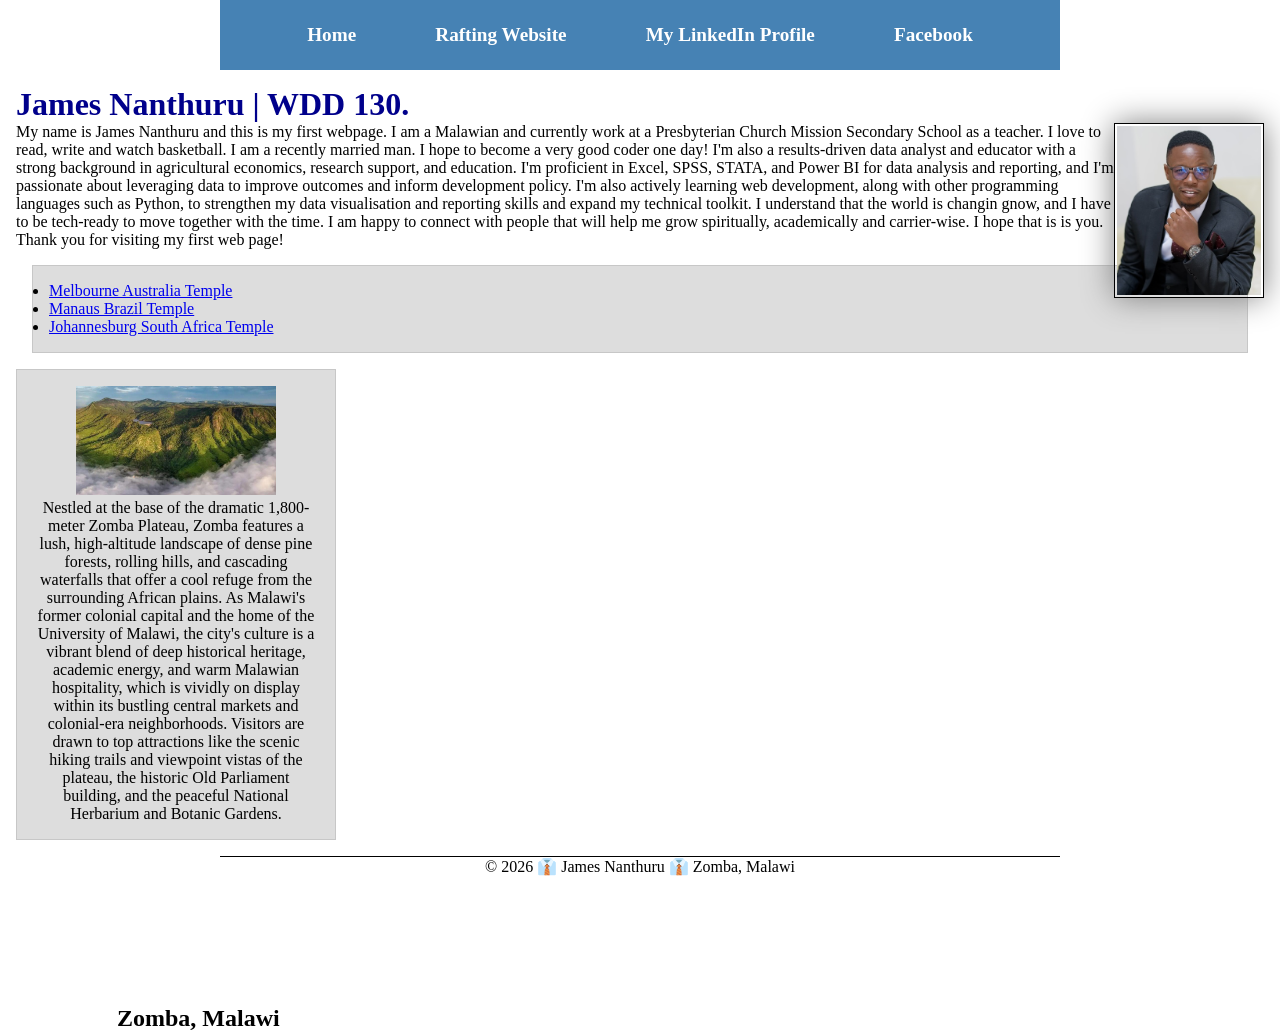
<file: index.html>
<!DOCTYPE html>
<html lang="en">

<head>
    <meta charset="UTF-8">
    <meta name="viewport" content="width=device-width, initial-scale=1.0">
    <title>James Nanthuru | WDD 130</title>
    <meta name="description"
      content="James Nanthuru's BYU-Pathway WDD130 homepage which carries knowledge on page modification using CSS.">
    <meta name="author" content="James Nanthuru">
    <link rel="stylesheet" href="styles/styles.css">
</head>

<body>
    <header>
        <nav>
            <a href="#">Home</a>
            <a href="wwr/">Rafting Website</a>
            <a href="https://www.linkedin.com/in/james-nanthuru-34a777254/">My LinkedIn Profile</a>
            <a href="https://facebook.com.">Facebook</a>
        </nav>
    </header>

    <main>
        <h1>James Nanthuru | WDD 130.</h1>
        <img src="images/profile.jpg" alt="James' profile picture." width="200">
        <p>My name is James Nanthuru and this is my first webpage. I am a Malawian and currently
            work at a Presbyterian Church Mission Secondary School as a teacher. I love to read,
            write and
            watch
            basketball. I am a recently married man. I hope to become a very good coder one day!

            I'm also a results-driven data analyst and educator with a strong background in
            agricultural
            economics,
            research support, and education. I'm proficient in Excel, SPSS, STATA, and Power BI for
            data
            analysis and reporting, and I'm passionate about leveraging data to improve outcomes and
            inform
            development policy.

            I'm also actively learning web development, along with other programming languages such
            as Python,
            to strengthen my data visualisation and reporting skills and expand my technical
            toolkit. I understand that the world is changin gnow, and I have to be tech-ready to
            move together with the time. I am happy to connect with people that will help me grow
            spiritually, academically and carrier-wise. I hope that is is you. Thank you for
            visiting my first web page!

        </p>
        <ul class="box">
            <li><a href="https://newsroom.churchofjesuschrist.org/article/melbourne-australia-temple"
                  target="_blank">Melbourne Australia Temple</a></li>
            <li><a href="https://www.churchofjesuschrist.org/temples/details/manaus-brazil-temple?lang=eng"
                  target="_blank">Manaus Brazil Temple</a></li>
            <li><a href="https://www.churchofjesuschrist.org/temples/details/johannesburg-south-africa-temple?lang=eng"
                  target="_blank">Johannesburg South Africa Temple</a></li>
        </ul>
    </main>


    <aside class="box">
        <h2>Zomba, Malawi</h2>
        <img src="images/zomba.jpg" alt="The City of Zomba">
        <p>Nestled at the base of the dramatic 1,800-meter Zomba Plateau, Zomba features a lush,
            high-altitude
            landscape of dense pine forests, rolling hills, and cascading waterfalls that offer a
            cool refuge
            from the surrounding African plains. As Malawi's former colonial capital and the home of
            the
            University of Malawi, the city's culture is a vibrant blend of deep historical heritage,
            academic
            energy, and warm Malawian hospitality, which is vividly on display within its bustling
            central
            markets and colonial-era neighborhoods. Visitors are drawn to top attractions like the
            scenic hiking
            trails and viewpoint vistas of the plateau, the historic Old Parliament building, and
            the peaceful
            National Herbarium and Botanic Gardens.</p>
    </aside>

    <footer>
        <p>© 2026 👔 James Nanthuru 👔 Zomba, Malawi</p>
    </footer>

</body>

</html>
</file>
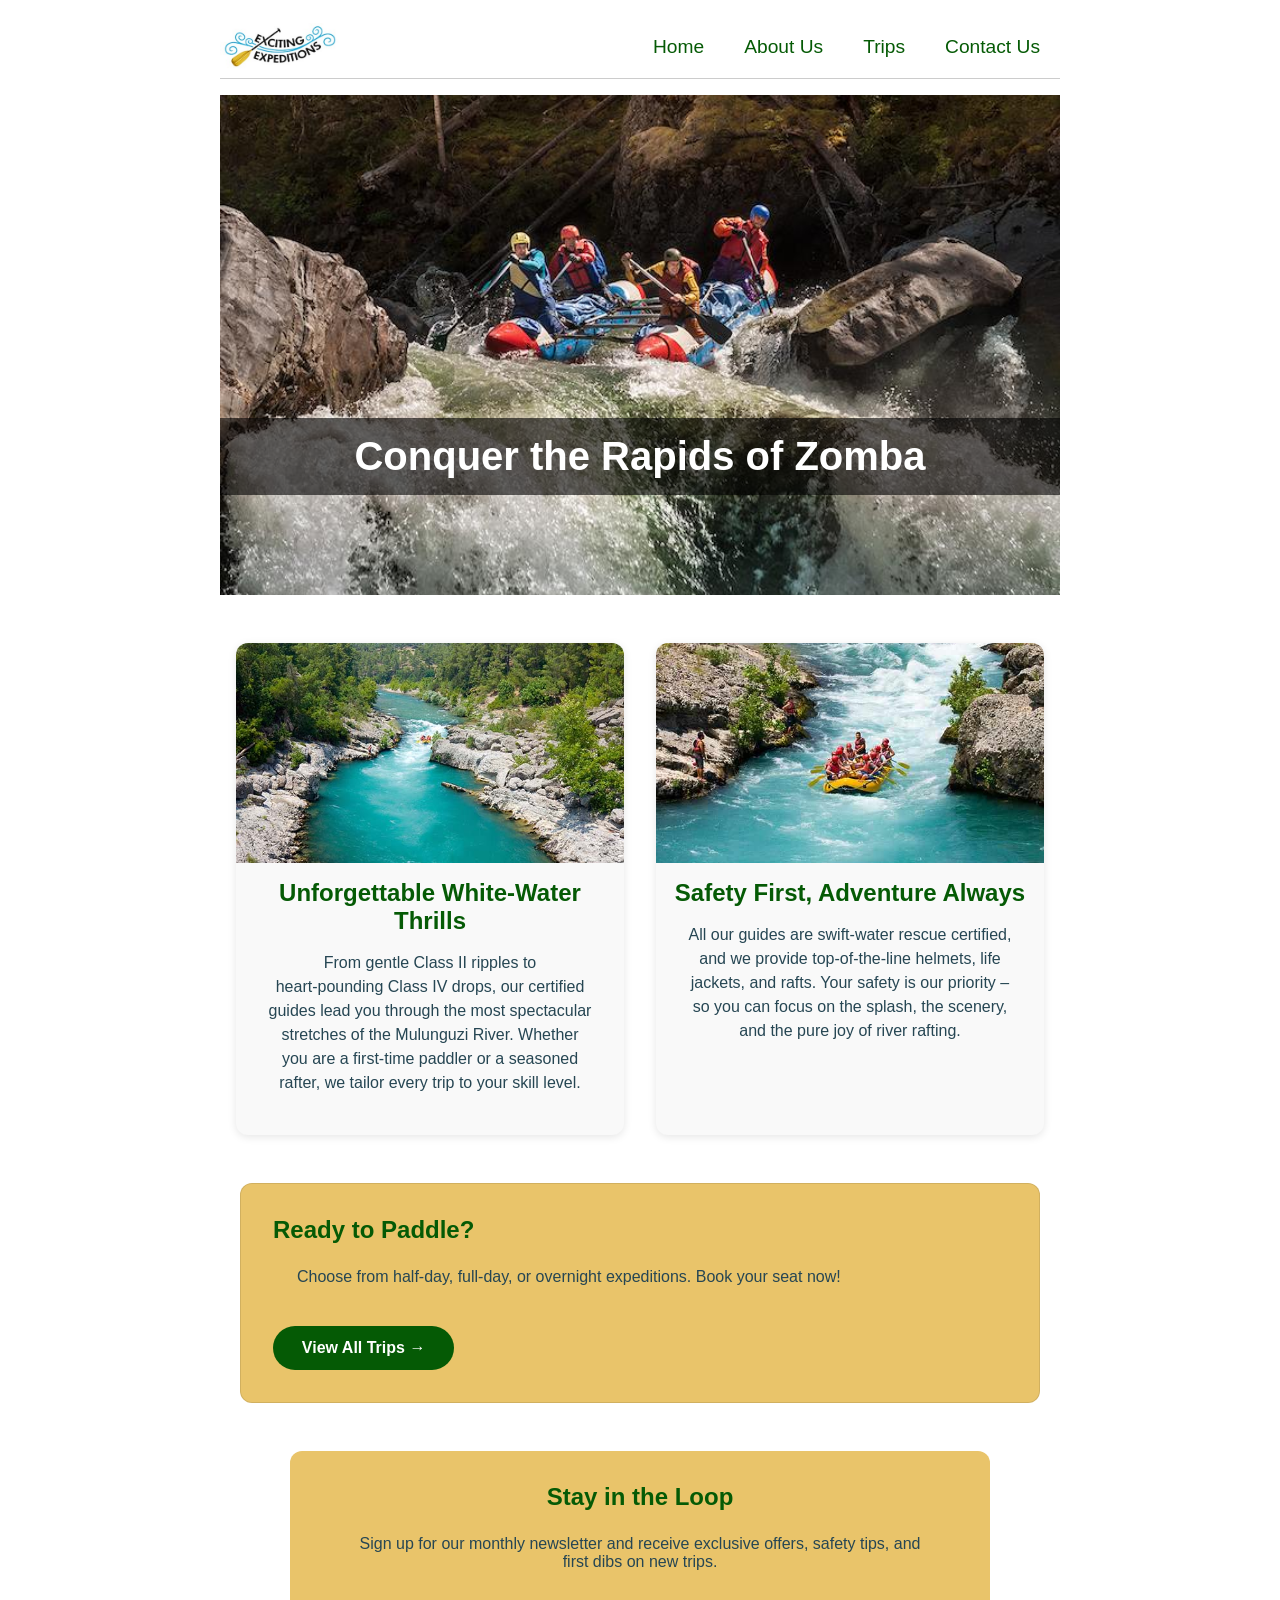
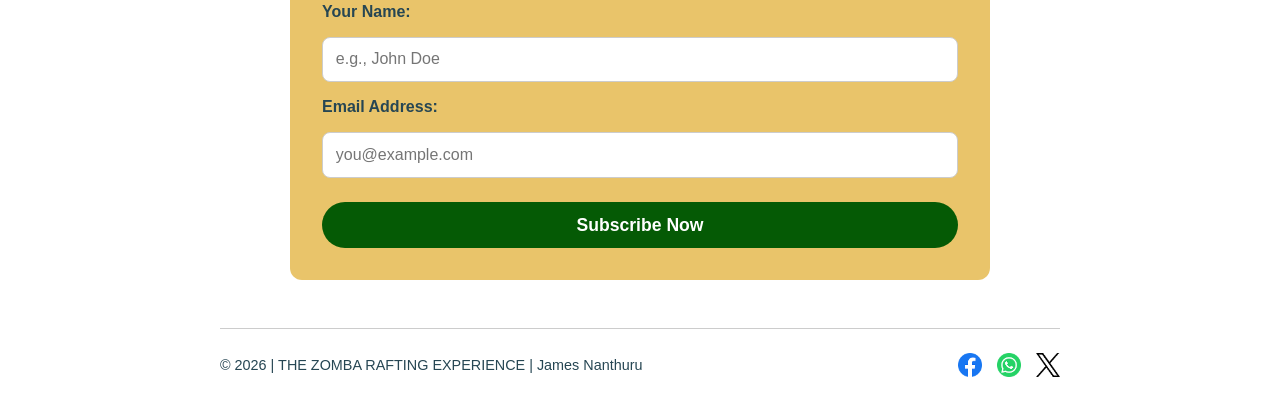
<file: wwr/index.html>
<!DOCTYPE html>
<html lang="en">

<head>
    <meta charset="UTF-8">
    <meta name="viewport" content="width=device-width, initial-scale=1.0">
    <title>Home | Zomba Rafting Experience</title>
    <meta name="description"
      content="Experience the thrill of white-water rafting in Zomba, Malawi. Book your adventure today with Zomba Rafting Experience – safe, fun, and unforgettable river trips.">
    <meta name="author" content="James Nanthuru">
    <link rel="stylesheet" href="styles/rafting.css">
</head>

<body>
    <header>
        <img src="images/logo.jpg" alt="the page's logo">
        <nav>
            <ul class="navigation">
                <li><a href="index.html">Home</a></li>
                <li><a href="about.html">About Us</a></li>
                <li><a href="trips.html">Trips</a></li>
                <li><a href="contact.html">Contact Us</a></li>
            </ul>
        </nav>
    </header>

    <main>
        <div class="hero hero-home">
            <img src="images/rafting41.jpg" alt="Rafting adventure on Mulunguzi River">
            <h1>Conquer the Rapids of Zomba</h1>
        </div>

        <div class="home-grid">
            <div class="grid-item">
                <img src="images/rafting58_600.jpg" alt="Rafters navigating through waves">
                <h2>Unforgettable White‑Water Thrills</h2>
                <p>From gentle Class II ripples to heart‑pounding Class IV drops, our certified
                    guides lead you through the most spectacular stretches of the Mulunguzi River.
                    Whether you are a first‑time paddler or a seasoned rafter, we tailor every trip
                    to your skill level.</p>
            </div>
            <div class="grid-item">
                <img src="images/rafting65.jpg" alt="Group of rafters celebrating">
                <h2>Safety First, Adventure Always</h2>
                <p>All our guides are swift‑water rescue certified, and we provide top‑of‑the‑line
                    helmets, life jackets, and rafts. Your safety is our priority – so you can focus
                    on the splash, the scenery, and the pure joy of river rafting.</p>
            </div>
        </div>

        <section class="cta-section">
            <h2>Ready to Paddle?</h2>
            <p>Choose from half‑day, full‑day, or overnight expeditions. Book your seat now!</p>
            <a href="trips.html" class="cta-button">View All Trips →</a>
        </section>

        <div class="newsletter">
            <h2>Stay in the Loop</h2>
            <p>Sign up for our monthly newsletter and receive exclusive offers, safety tips, and
                first dibs on new trips.</p>
            <form action="#" method="post" class="newsletter-form">
                <label for="name">Your Name:</label>
                <input type="text" id="name" name="name" placeholder="e.g., John Doe" required>

                <label for="email">Email Address:</label>
                <input type="email" id="email" name="email" placeholder="you@example.com" required>

                <button type="submit" class="submit-btn">Subscribe Now</button>
            </form>
        </div>
    </main>

    <footer>
        <p>© 2026 | THE ZOMBA RAFTING EXPERIENCE | James Nanthuru</p>
        <nav class="socialmedia">
            <a href="https://facebook.com">
                <img src="images/facebook.png" alt="Facebook logo">
            </a>
            <a href="https://web.whatsapp.com">
                <img src="images/whatsapp.png" alt="Whatsapp logo">
            </a>
            <a href="https://x.com">
                <img src="images/x-bw.png" alt="X logo">
            </a>
        </nav>
    </footer>
</body>

</html>
</file>
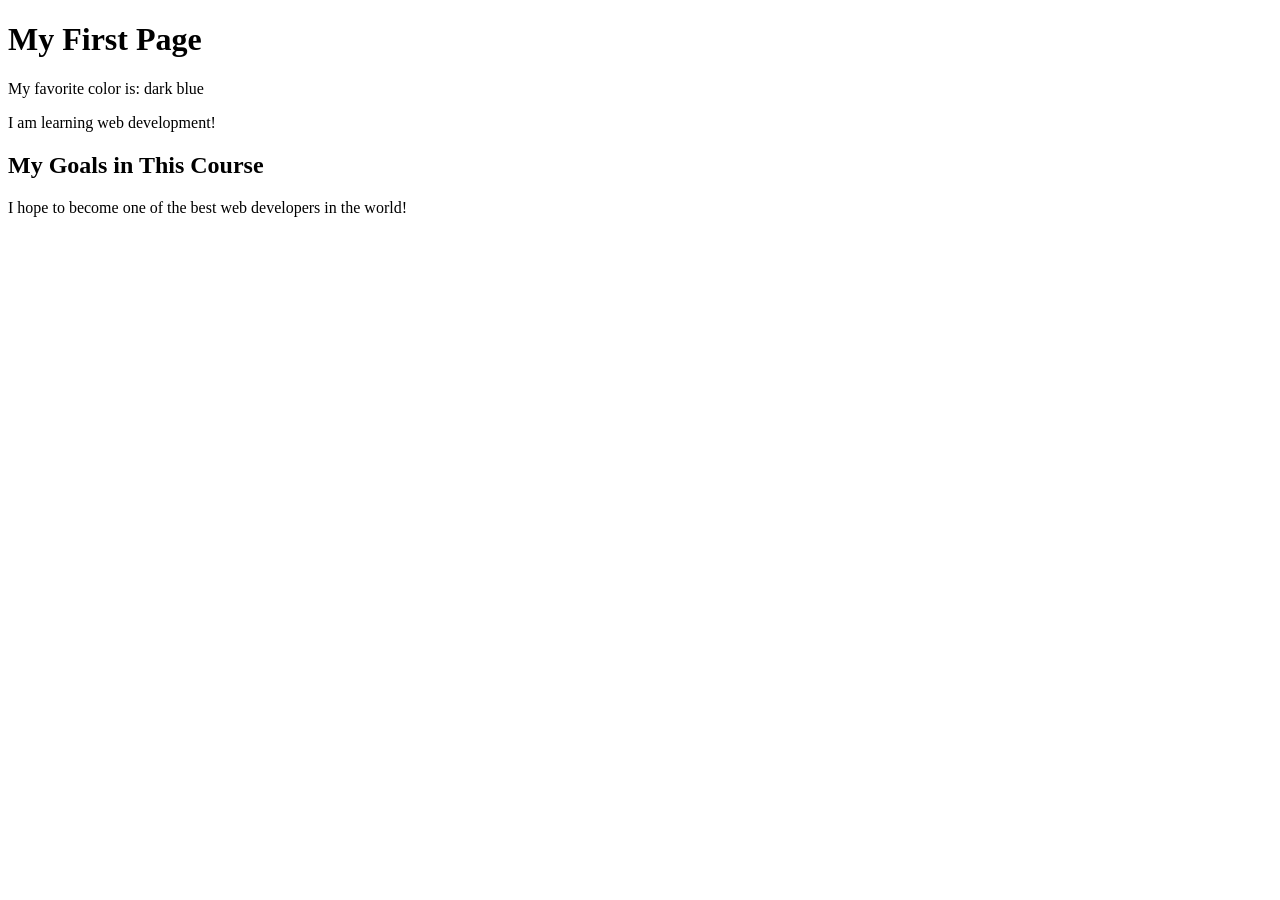
<file: week01/first-page.html>
<!DOCTYPE html>
<html lang="en">

<head>
    <meta charset="UTF-8">
    <meta name="viewport" content="width=device-width, initial-scale=1.0">
    <title>My First Page</title>
</head>

<body>
    <h1>My First Page</h1>
    <p>My favorite color is: dark blue</p>
    <p>I am learning web development!</p>
    <h2>My Goals in This Course</h2>
    <p>I hope to become one of the best web developers in the world!</p>
</body>

</html>
</file>
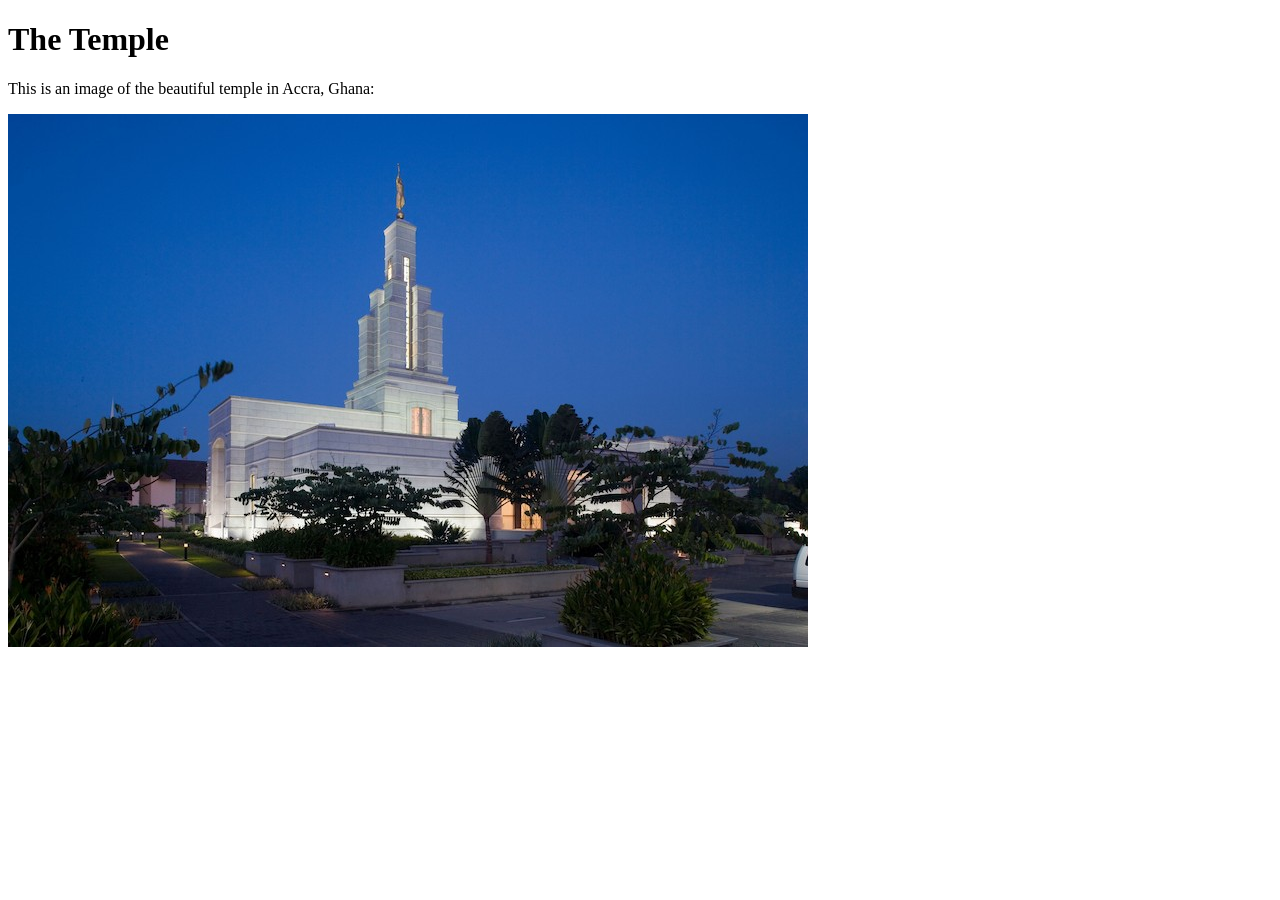
<file: week01/images-solution.html>
<!DOCTYPE html>
<html lang="en">
<head>
    <meta charset="UTF-8">
    <meta name="viewport" content="width=device-width, initial-scale=1.0">
    <title>Temple Image</title>
</head>
<body>
    <h1>The Temple</h1>
    <p>This is an image of the beautiful temple in Accra, Ghana:</p>
    <img src="images/temple-small.jpg" alt="The Accra Ghana Temple">
    
</body>
</html>
</file>
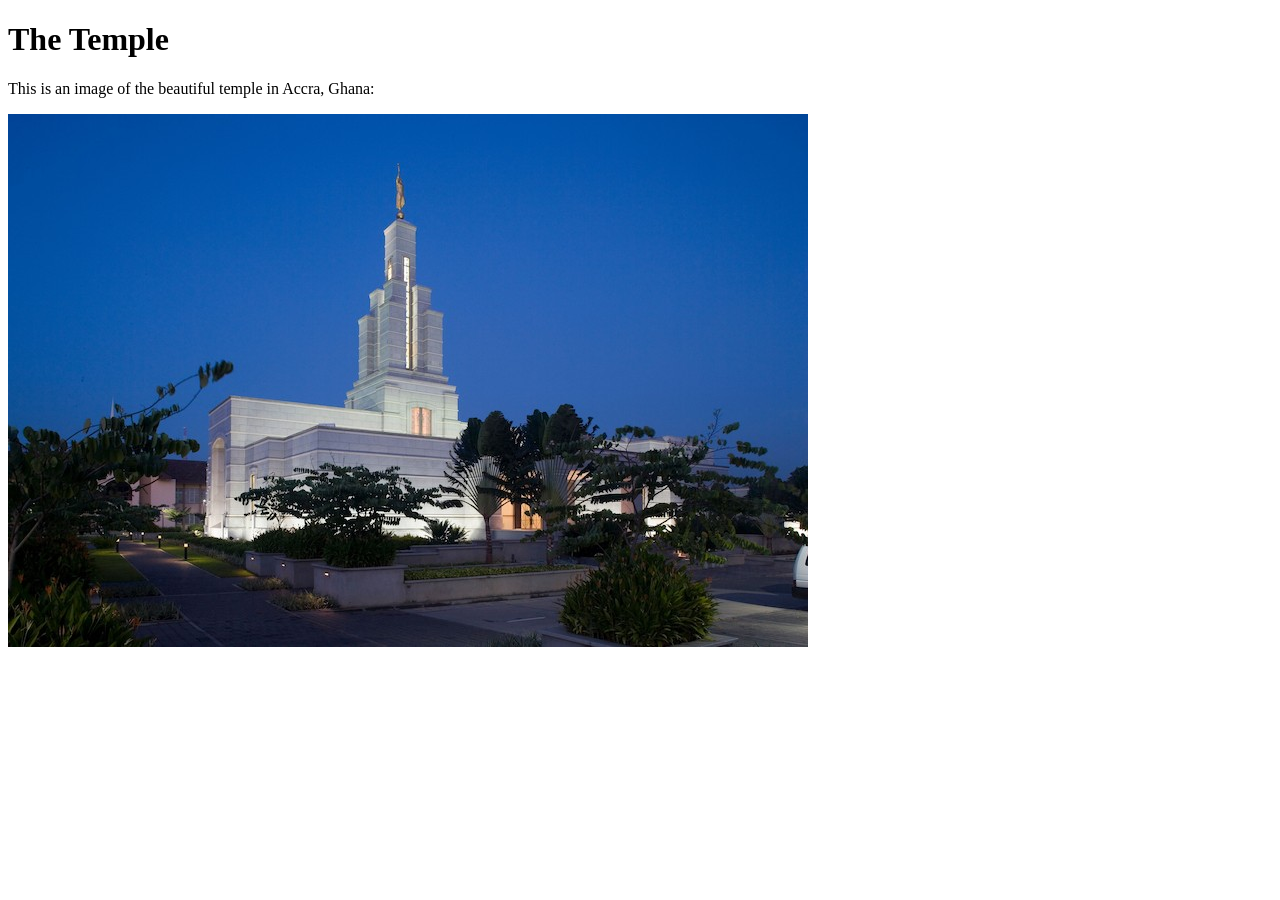
<file: week01/images.html>
<!DOCTYPE html>
<html lang="en">

<head>
    <meta charset="UTF-8">
    <meta name="viewport" content="width=device-width, initial-scale=1.0">
    <title>Temple Image</title>
</head>

<body>
    <h1>The Temple</h1>
    <p>This is an image of the beautiful temple in Accra, Ghana:</p>
    <img src="images/temple-small.jpg" alt="The Accra Ghana Temple">

</body>

</html>
</file>
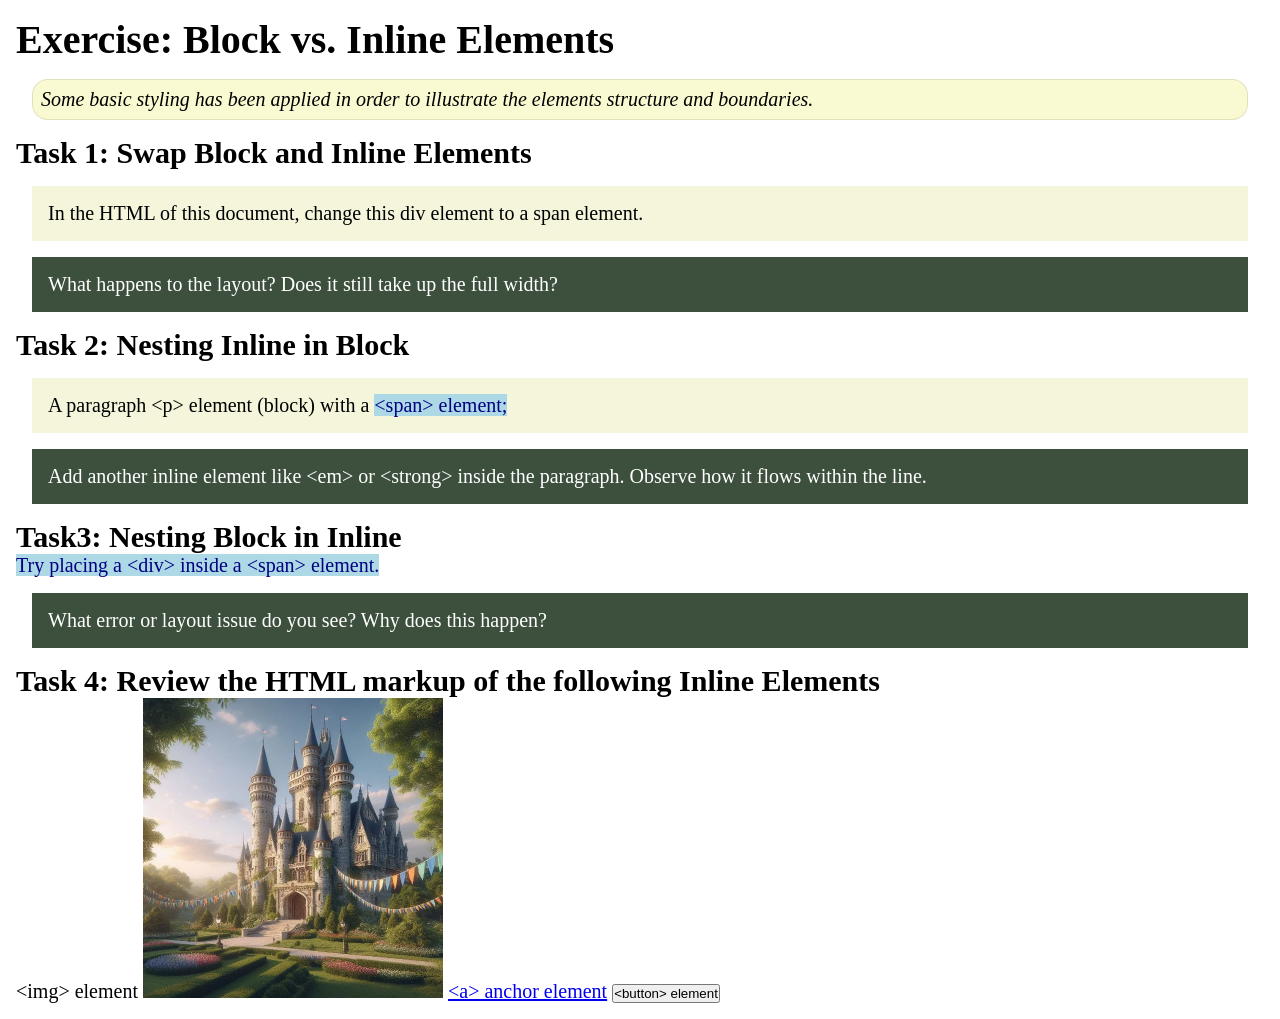
<file: week02/block-vs-inline.html>
<!DOCTYPE html>
<html lang="en">

<head>
    <meta charset="UTF-8">
    <meta name="viewport" content="width=device-width, initial-scale=1.0">
    <title>Exercise: Block vs. Inline Elements</title>
    <link rel="stylesheet" href="styles/block-vs-inline.css">
</head>

<body>
    <main>
        <h1>Exercise: Block vs. Inline Elements</h1>
        <p class="note">Some basic styling has been applied in order to illustrate the elements structure and
            boundaries.</p>

        <h2>Task 1: Swap Block and Inline Elements</h2>
        <div>In the HTML of this document, change this div element to a span element.</div>

        <p class="question">What happens to the layout? Does it still take up the full width?</p>

        <h2>Task 2: Nesting Inline in Block</h2>
        <p>A paragraph &lt;p&gt; element (block) with a <span>&lt;span&gt; element;</span></p>
        <p class="question">Add another inline element like &lt;em&gt; or &lt;strong&gt; inside the paragraph. Observe
            how it flows within the line.</p>

        <h2>Task3: Nesting Block in Inline</h2>
        <span>Try placing a &lt;div&gt; inside a &lt;span&gt; element.</span>
            <p class="question">What error or layout issue do you see? Why does this happen?</p>


            <h2>Task 4: Review the HTML markup of the following Inline Elements</h2>
        &lt;img&gt; element
        <img src="images/castle.webp" alt="placeholder image (images are inline)" width="300" height="300">
        <a href="https://churchofjesuschrist.org">&lt;a&gt; anchor element</a>
        <button type="button">&lt;button&gt; element</button>
    </main>
</body>

</html>
</file>
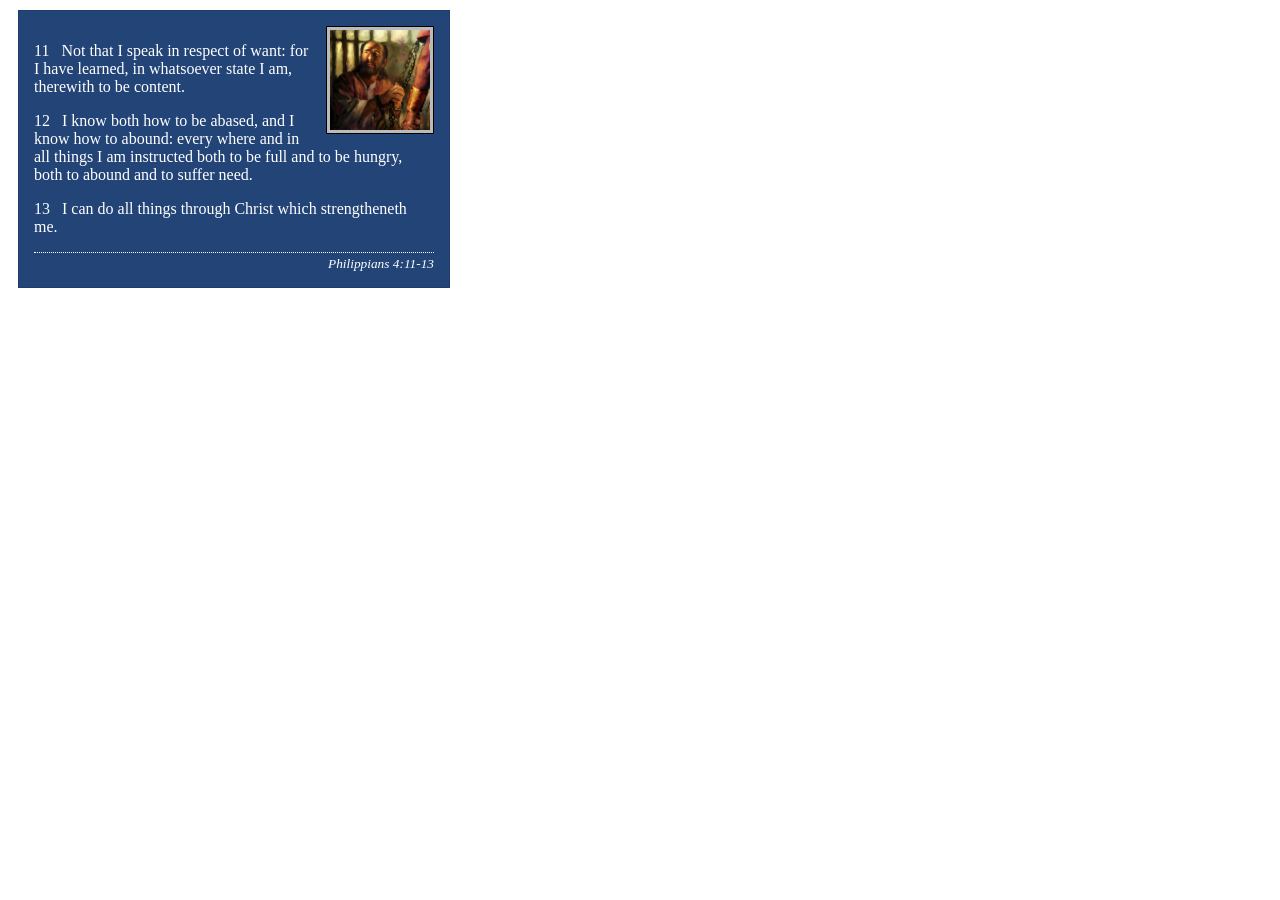
<file: week02/box-model-solution.html>
<!DOCTYPE html>
<html lang="en">
<head>
    <meta charset="UTF-8">
    <meta name="viewport" content="width=device-width, initial-scale=1.0">
    <title>Box Model Activity</title>
    <link rel="stylesheet" href="styles/box-model-solution.css">
</head>
<body>
    <main>
        <div class="callout">
            <img src="images/apostle-paul-imprisoned.webp" alt="Paul the Apostle - Imprisoned in Rome" width="200" height="200">
            <blockquote>
                <p>11 &nbsp; Not that I speak in respect of want: for I have learned, in whatsoever state I am, therewith to be content.</p>
                <p>12 &nbsp; I know both how to be abased, and I know how to abound: every where and in all things I am instructed both to be full and to be hungry, both to abound and to suffer need.</p>
                <p>13 &nbsp; I can do all things through Christ which strengtheneth me.</p>
            </blockquote>
            <cite>Philippians 4:11-13</cite>
        </div>
    </main>
</body>
</html>
</file>
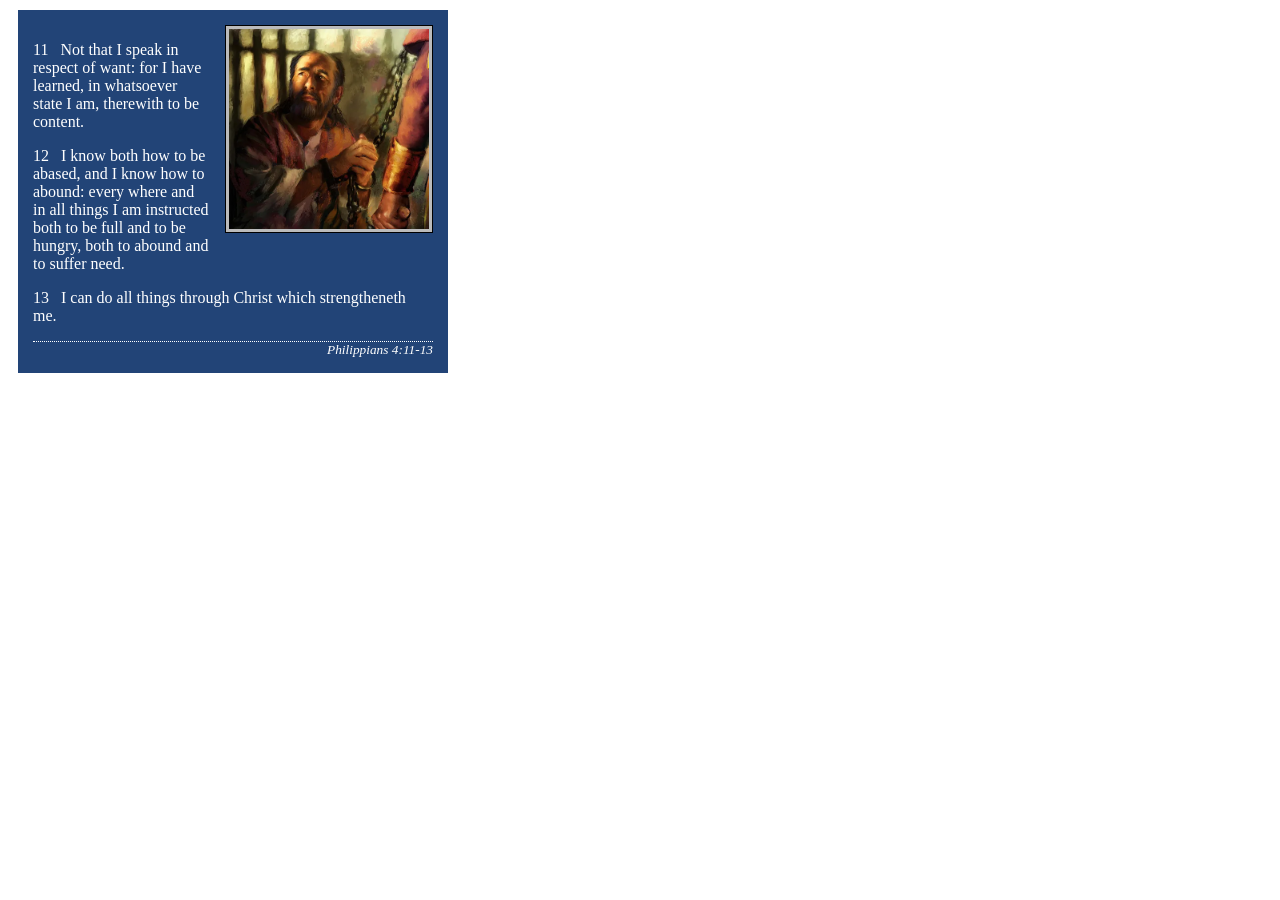
<file: week02/box-model.html>
<!DOCTYPE html>
<html lang="en">

<head>
    <meta charset="UTF-8">
    <meta name="viewport" content="width=device-width, initial-scale=1.0">
    <title>Box Model Activity</title>
    <link rel="stylesheet" href="styles/box-model.css" </head>

<body>
    <main>
        <div class="callout">
            <img src="images/apostle-paul-imprisoned.webp"
              alt="Paul the Apostle - Imprisoned in Rome" width="200" height="200">
            <blockquote>
                <p>11 &nbsp; Not that I speak in respect of want: for I have learned, in whatsoever
                    state I am, therewith to be content.</p>
                <p>12 &nbsp; I know both how to be abased, and I know how to abound: every where and
                    in all things I am instructed both to be full and to be hungry, both to abound
                    and to suffer need.</p>
                <p>13 &nbsp; I can do all things through Christ which strengtheneth me.</p>
            </blockquote>
            <cite>Philippians 4:11-13</cite>
        </div>
    </main>
</body>

</html>
</file>
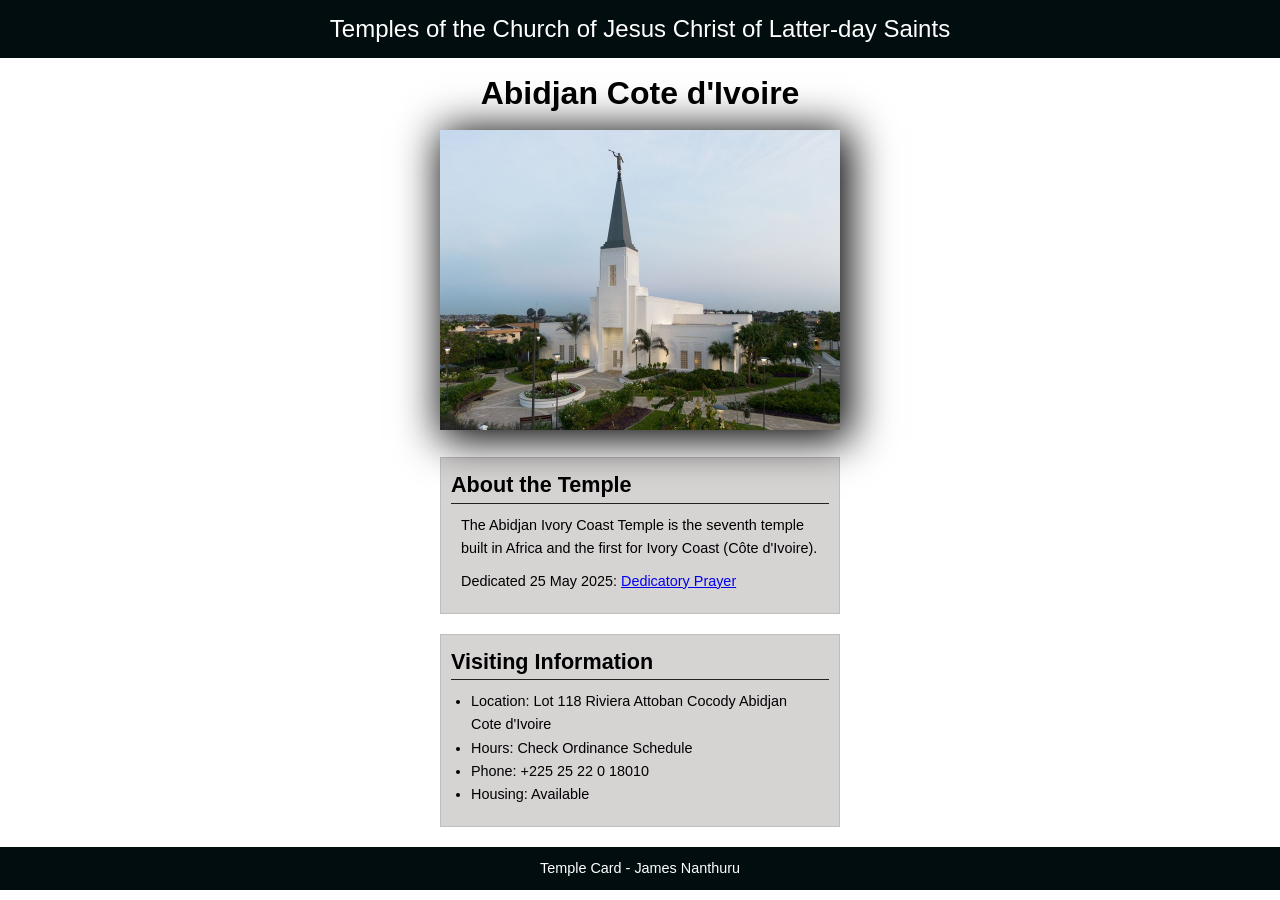
<file: week02/temple.html>
<!DOCTYPE html>
<html lang="en">

<head>
    <meta charset="UTF-8">
    <meta name="viewport" content="width=device-width, initial-scale=1.0">
    <title>Temple Card - Abidjan Cote d'Ivoire</title>
    <link rel="stylesheet" href="styles/temple.css" </head>

<body>
    <header>
        <p>Temples of the Church of Jesus Christ of Latter-day Saints</p>
    </header>
    <main>
        <h1>Abidjan Cote d'Ivoire</h1>
        <picture>
            <img src="images/abidjan-ivory-coast.jpeg" alt="Abidjan Cote d'Ivoire Temple">
        </picture>
        <section>
            <h2>About the Temple</h2>
            <p>The Abidjan Ivory Coast Temple is the seventh temple built in Africa and the first
                for Ivory Coast (Côte
                d'Ivoire).</p>
            <p>Dedicated 25 May 2025: <a
                  href="https://www.churchofjesuschrist.org/temples/dedicatory-prayer/abidjan-ivory-coast-temple/2025-05-25?lang=eng"
                  target="_blank" rel="noopener noreferrer">Dedicatory Prayer</a></p>
        </section>
        <section>
            <h2>Visiting Information</h2>
            <ul>
                <li>Location: Lot 118 Riviera Attoban Cocody Abidjan Cote d'Ivoire</li>
                <li>Hours: Check Ordinance Schedule</li>
                <li>Phone: +225 25 22 0 18010</li>
                <li>Housing: Available</li>
            </ul>
        </section>
    </main>
    <footer>
        <p>Temple Card - James Nanthuru</p>
    </footer>
</body>

</html>
</file>
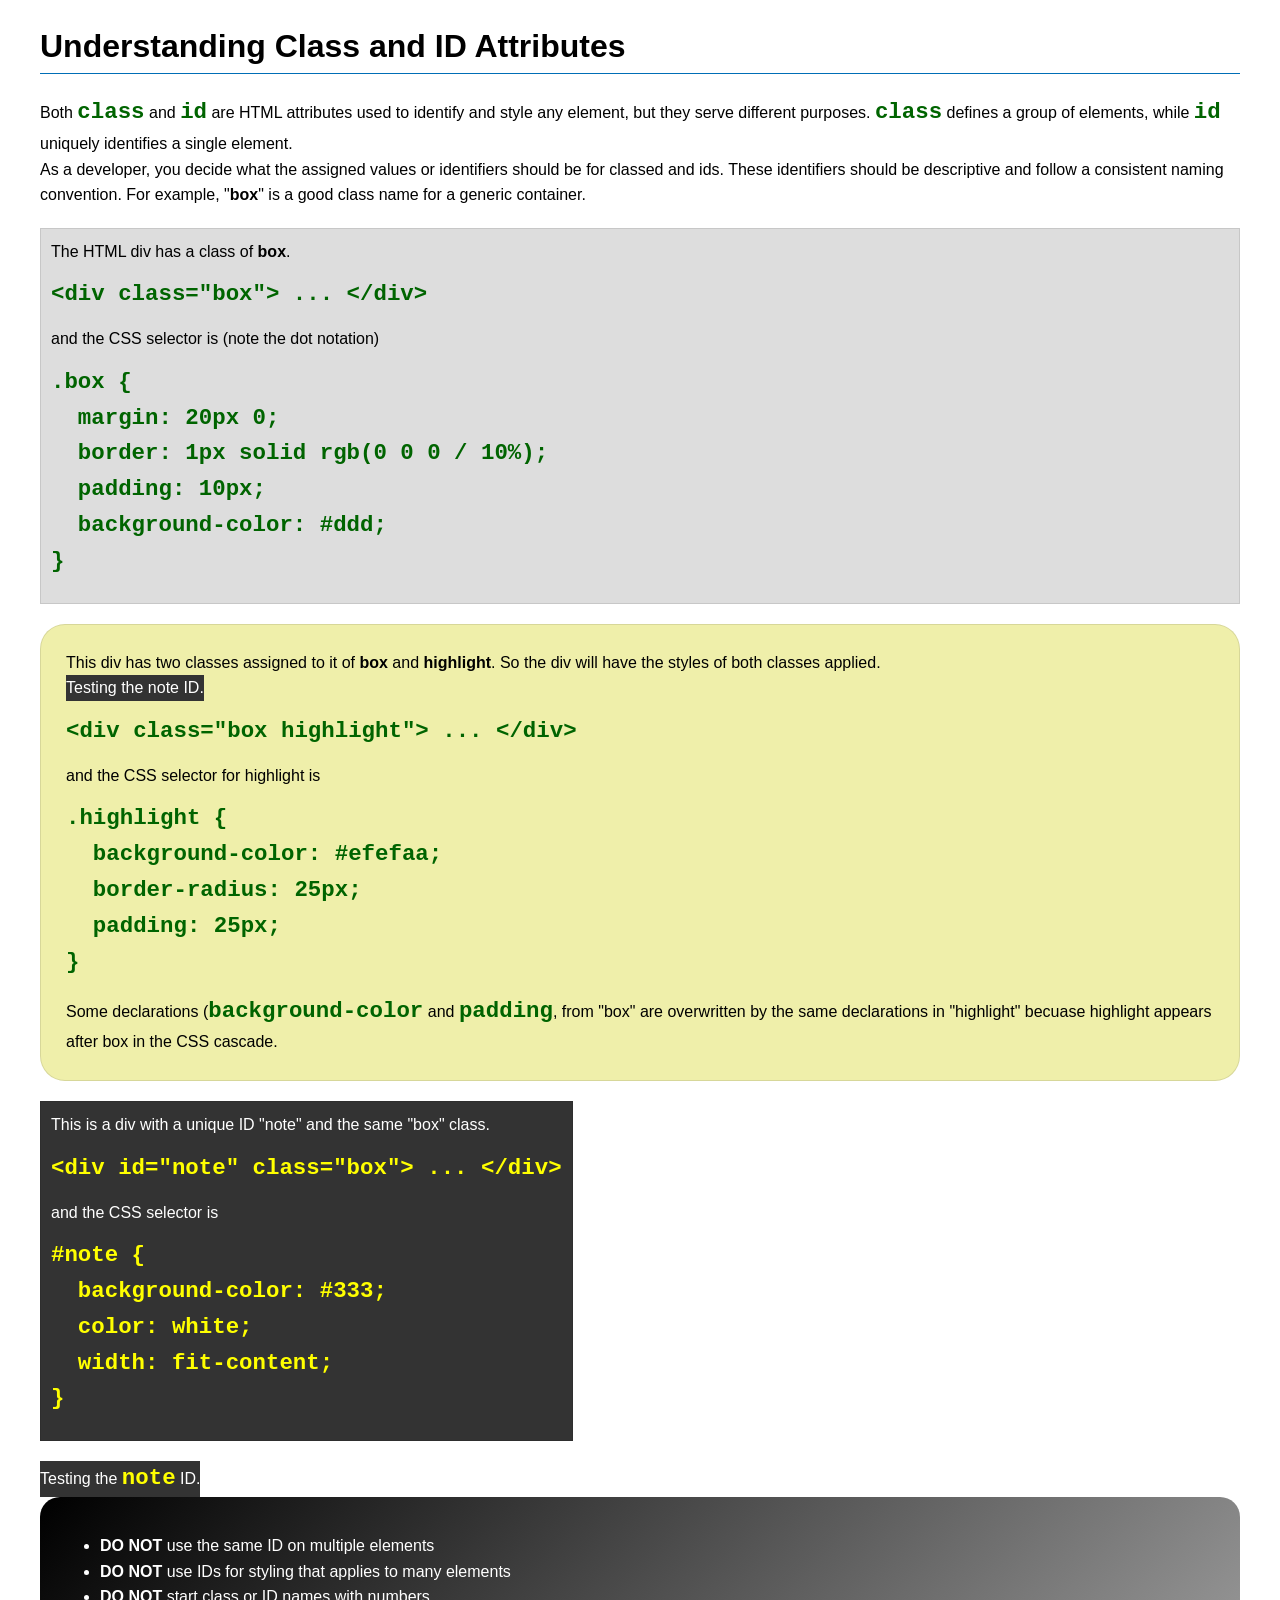
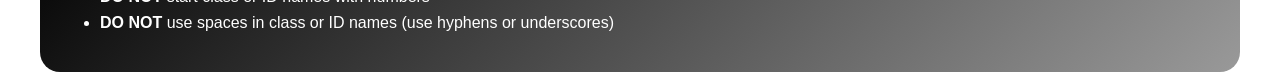
<file: week03/class-and-id.html>
<!DOCTYPE html>
<html lang="en">

<head>
    <meta charset="UTF-8">
    <meta name="viewport" content="width=device-width, initial-scale=1.0">
    <title>Class vs ID Attributes</title>
    <link rel="stylesheet" href="styles/class-and-id.css">
</head>

<body>
    <h1>Understanding Class and ID Attributes</h1>
    <p>Both <code>class</code> and <code>id</code> are HTML attributes used to identify and style
        any element, but they
        serve different purposes. <code>class</code> defines a group of elements, while
        <code>id</code> uniquely
        identifies a single element.
    </p>
    <p>As a developer, you decide what the assigned values or identifiers should be for classed and
        ids. These
        identifiers should be
        descriptive and follow a consistent naming convention. For example, "<strong>box</strong>"
        is a good class name
        for a generic container.</p>
    <div class="box">
        <p>The HTML div has a class of <strong>box</strong>.</p>
        <pre><code class="html">&lt;div class="box"&gt; ... &lt;/div&gt;</code></pre>
        and the CSS selector is (note the dot notation)
        <pre><code class="css">.box {
  margin: 20px 0;
  border: 1px solid rgb(0 0 0 / 10%);
  padding: 10px;
  background-color: #ddd; 
}</code></pre>
    </div>

    <div class="box highlight">
        <p>This div has two classes assigned to it of <strong>box</strong> and
            <strong>highlight</strong>. So the div
            will have the styles of both classes applied.
        </p>
        <div id="note">
            <p> Testing the note ID.</p>
        </div>
        <pre><code class="html">&lt;div class="box highlight"&gt; ... &lt;/div&gt;</code></pre>
        and the CSS selector for highlight is
        <pre><code class="css">.highlight {
  background-color: #efefaa;
  border-radius: 25px;
  padding: 25px;
}</code></pre>
        <p>Some declarations (<code>background-color</code> and <code>padding</code>, from "box" are
            overwritten by the same declarations in "highlight" becuase highlight appears after box
            in the CSS cascade.</p>
    </div>

    <div id="note" class="box">
        <p>This is a div with a unique ID "note" and the same "box" class.</p>
        <pre><code class="html">&lt;div id="note" class="box"&gt; ... &lt;/div&gt;</code></pre>
        and the CSS selector is
        <pre><code class="css">#note {
  background-color: #333;
  color: white;
  width: fit-content;
}</code></pre>
    </div>

    <div id="note">
        <p>Testing the <code>note</code> ID.</p>
    </div>

    <section id="best-practice">
        <ul>
            <li><strong>DO NOT</strong> use the same ID on multiple elements</li>
            <li><strong>DO NOT</strong> use IDs for styling that applies to many elements</li>
            <li><strong>DO NOT</strong> start class or ID names with numbers</li>
            <li><strong>DO NOT</strong> use spaces in class or ID names (use hyphens or underscores)
            </li>
        </ul>
    </section>


</body>

</html>
</file>
<file: styles/styles.css>
* {
    margin: 0;
    padding: 0;
    box-sizing: border-box;
}

nav {
    background-color: darkblue;
    padding: 10px;
}

nav a {
    display: block;
    padding: 0.5rem;
    text-decoration: none;
    font-size: 1.2rem;
    font-weight: 700;
    color: #fff;
}

h1 {
    color: darkblue;
}

main img {
    width: 150px;
    height: auto;
    border: 1px solid black;
    padding: 2px;
    box-shadow: 0 0 30px gray;
    float: right;
}

p {
    padding: 0;
}

main {}

aside {
    width: 20rem;
    margin: 1rem;
    border: 1px solid rgb(0 0 0 /0.2);
    /* 1 */
    padding: 1rem;
    background-color: #eee;
    color: #333;
    text-align: center;
}

aside img {
    width: 200px;
    height: auto;
}

footer {
    margin-top: 15px;
    border-top: 1px solid #000;
    text-align: center;
}

/* Class Selectors */

.box {
    margin: 1rem;
    border: 1px solid rgb(0 0 0 / 10%);
    padding: 1rem;
    background-color: #ddd;
    color: #000;
}

aside {
    width: 20em;
    text-align: center;
    margin: 1rem;
    padding: 1rem;
    background-color: #f0f4f8;
    color: #1e2a3e;
    border: 1px solid #cbd5e1;
}

aside h2 {
    position: absolute;
    top: 635px;
    left: 100px;
}

header,
.grid,
footer {
    max-width: 840px;
    margin: 0 auto;
}

nav {
    background-color: steelblue;
    padding: 1rem;
    display: flex;
    justify-content: space-evenly;
    align-items: center;
}

.grid {
    display: grid;
    align-items: center;
}

main {
    grid-column: 2/3;
    margin: 1rem;
}

aside {
    width: 20rem;
    position: relative;
    grid-column: 1/2;
    grid-row: 1/2;
}
</file>
<file: wwr/styles/rafting.css>
:root {
    --primary-color: #055a05;
    --secondary-color: #f4a261;
    --accent1-color: #264653;
    --accent2-color: #e9c46a;
    --heading-font: "Acme", "Arial", serif;
    --body-font: Arial, Helvetica, sans-serif;
}

* {
    margin: 0;
    padding: 0;
    box-sizing: border-box;
}

body {
    font-family: var(--body-font);
    color: var(--accent1-color);
}

header,
main,
footer {
    width: 840px;
    margin: 0 auto;
}

h1,
h2 {
    font-family: var(--heading-font);
    color: var(--primary-color);
}

nav,
p,
section,
article {
    margin: 16px;
    padding: 8px;
}

.socialmedia a {
    text-decoration: none;
}

.hero {
    position: relative;
}

.hero img {
    display: block;
    width: 100%;
    height: auto;
}

h1 {
    position: absolute;
    top: 20px;
    width: 100%;
    padding: 16px;
    text-align: center;
    opacity: 0.7;
    background-color: var(--accent1-color);
    color: #fff;
}

.contact-page-title {
    position: absolute;
    top: 60px;
    width: 800px;
    padding: 16px;
    text-align: center;
    color: #000000;
    background-color: #fff;

}

h2 {
    text-align: center;
}

.hero article {
    position: absolute;
    width: 100%;
    bottom: 10px;
    left: auto;
    padding: 16px;
    text-align: left;
    background-color: var(--accent2-color);
    color: var(--accent1-color);
}

.hero article img {
    float: right;
    width: 125px;
    border: 5px;
    border-color: var(--secondary-color);
    margin: 1px;
}

.navigation {
    display: flex;
    list-style: none;
    margin: 0;
    padding: 0;
}

.navigation li {
    flex: 1 1 auto;
    text-decoration: none;
}

.navigation a {
    display: block;
    color: var(--primary-color);
    padding: 20px;
    text-decoration: none;
    font-size: 1.2rem;
}

.navigation a:hover {
    color: var(--secondary-color);
    text-decoration: underline var(--secondary-color);
}

header img {
    max-width: 120px;
    height: auto;
    display: block;
}

header nav {
    margin: 0;
    padding: 0;
    display: flex;
    justify-content: flex-end;
}

header {
    margin: 1rem auto;
    display: grid;
    grid-template-columns: 120px 1fr;
    align-items: center;
    border-bottom: 1px solid #ccc;
    max-width: 1000px;
}

section {
    margin: 1em auto;
    padding: 1em;
    border: 1px solid rgb(0 0 0 / 10%);
    background-color: var(--accent2-color);
    width: min(800px, 100%);
    display: flex;
    flex-wrap: wrap;
    list-style: none;
}

code {
    font-family: 'Courier New', Courier, monospace;
    font-size: smaller;
    padding: 0.5em;
}

.history p {
    text-align: justify;
    line-height: 1.6;
}

.himage {
    float: left;
    display: flex;
    flex-wrap: wrap;
    width: 240px;
    height: auto;
    margin: 10px 25px 15px 0;
    border: 4px solid var(--secondary-color);
}

.adventure {
    display: flex;
    justify-content: space-around;
    align-items: flex-start;
    gap: 15px;
    margin: 2rem auto;
    max-width: 1000px;
}

.adventure figure {
    display: flex;
    flex-direction: column;
    align-items: center;
    margin: 0;
    padding: 0;
    text-align: center;
    flex: 1;
}

.adventure figcaption {
    margin-top: 0.5rem;
    font-size: 0.9rem;
}

.adventure img {
    width: 140px;
    height: auto;
}

.staff {
    display: flex;
    justify-content: space-around;
    align-items: flex-start;
    gap: 15px;
    margin: 2rem auto;
    max-width: 1000px;
}

.staff figure {
    display: flex;
    flex-direction: column;
    align-items: center;
    margin: 0;
    padding: 0;
    text-align: center;
    flex: 1;
}

.staff figcaption {
    margin-top: 0.5rem;
    font-size: 0.9rem;
}

.staff img {
    width: 140px;
    height: auto;
}

footer {
    width: 840px;
    margin: 2rem auto 0 auto;
    padding: 1.5rem 0;
    border-top: 1px solid #ccc;
    display: flex;
    justify-content: space-between;
    align-items: center;
}

footer p {
    margin: 0;
    padding: 0;
    font-size: 0.9rem;
}

.socialmedia {
    display: flex;
    gap: 15px;
    margin: 0;
    padding: 0;
}

.socialmedia img {
    width: 24px;
    height: 24px;
    display: block;
    transition: transform 0.2s ease;
}

.hero article p,
.adventure figcaption,
.staff figcaption {
    color: #000000;
}

.company-info {
    background-color: #fff;
    border: 1px solid rgba(0, 0, 0, 0.1);
    border-radius: 8px;
    margin: 2rem auto;
    padding: 1.5rem;
    text-align: center;
    display: grid;
    grid-template-columns: 800px 1fr;
}

.company-info address {
    font-style: normal;
    line-height: 1.6;
    margin-top: 0.5rem;
    text-align: center
}

.company-info a {
    color: var(--primary-color);
    text-decoration: none;
}

.company-info a:hover {
    text-decoration: underline;
}

.contact-two-column {
    display: grid;
    grid-template-columns: 1fr 1fr;
    gap: 2rem;
    margin: 2rem auto;
}

.contact-map {
    background-color: #fff;
    border-radius: 8px;
    padding: 0.5rem;
}

.contact-map h2 {
    margin-bottom: 1rem;
}

.contact-map iframe {
    border: 0;
    border-radius: 6px;
    box-shadow: 0 2px 6px rgba(0, 0, 0, 0.1);
    display: block;
    width: 100%;
    height: 300px;
}

.contact-two-column {
    display: grid;
    grid-template-columns: 1fr 1fr;
    gap: 2rem;
    margin: 2rem auto;
}

.contact-form-container {
    background-color: #f9f9f9;
    border-radius: 8px;
    padding: 1rem 1.5rem 1.5rem 1.5rem;
}

.contact-form {
    display: flex;
    flex-direction: column;
    gap: 1rem;
}

.contact-form label {
    font-weight: bold;
    margin-bottom: 0.2rem;
}

.contact-form input[type="text"],
.contact-form input[type="email"],
.contact-form textarea {
    width: 100%;
    padding: 0.6rem;
    border: 1px solid #ccc;
    border-radius: 4px;
    font-family: inherit;
    font-size: 1rem;
}

.contact-form fieldset {
    border: 1px solid #ccc;
    border-radius: 6px;
    padding: 0.8rem 1rem;
    margin: 0.5rem 0;
}

.contact-form legend {
    font-weight: bold;
    padding: 0 0.5rem;
}

.contact-form fieldset label {
    font-weight: normal;
    margin-right: 1rem;
    display: inline-block;
}

.checkbox-label {
    display: flex;
    align-items: center;
    gap: 0.5rem;
    font-weight: normal;
    cursor: pointer;
}

.checkbox-label input {
    width: auto;
    margin: 0;
}

.submit-btn {
    background-color: var(--primary-color);
    color: white;
    border: none;
    padding: 0.8rem 1.5rem;
    font-size: 1.1rem;
    font-weight: bold;
    border-radius: 40px;
    cursor: pointer;
    transition: background-color 0.2s ease, transform 0.1s ease;
    width: fit-content;
    margin-top: 0.5rem;
}

.submit-btn:hover {
    background-color: #034003;
    transform: scale(1.02);
}

.team-section h2 {
    margin-bottom: 1rem;
    text-align: center;
}

@media (max-width: 700px) {
    .contact-two-column {
        grid-template-columns: 1fr;
        gap: 1.5rem;
    }

    .staff {
        flex-wrap: wrap;
        justify-content: center;
    }

    .staff figure {
        flex: 0 1 140px;
    }
}

.cta-section {
    text-align: center;
    background-color: var(--accent2-color);
    padding: 2rem;
    margin: 2rem auto;
    border-radius: 12px;
    max-width: 1000px;
}

.cta-button {
    display: inline-block;
    background-color: var(--primary-color);
    color: white;
    padding: 0.8rem 1.8rem;
    text-decoration: none;
    font-weight: bold;
    border-radius: 40px;
    margin-top: 1rem;
    transition: background-color 0.2s ease;
}

.cta-button:hover {
    background-color: #034003;
}

.trips-grid {
    display: grid;
    grid-template-columns: repeat(auto-fit, minmax(280px, 1fr));
    gap: 2rem;
    margin: 2rem auto;
    max-width: 1200px;
    padding: 0 1rem;
}

.trip-card {
    background-color: #fff;
    border: 1px solid #ddd;
    border-radius: 12px;
    padding: 1rem;
    text-align: center;
    box-shadow: 0 2px 6px rgba(0, 0, 0, 0.1);
    transition: transform 0.2s ease;
}

.trip-card:hover {
    transform: translateY(-5px);
}

.trip-card img {
    width: 100%;
    height: 180px;
    object-fit: cover;
    border-radius: 8px;
}

.trip-card p:first-of-type {
    font-weight: bold;
    margin: 0.5rem 0;
}

.trip-card p:last-of-type {
    font-weight: bold;
    color: var(--primary-color);
    font-size: 1.1rem;
    margin-top: 0.5rem;
}

.exchange-rate-note {
    font-size: 0.85rem;
    text-align: center;
    margin-bottom: 1rem;
    color: #555;
}

.trips-table-section {
    margin: 2rem auto;
    max-width: 1000px;
    overflow-x: auto;
    padding: 0 1rem;
}

.trips-table {
    width: 100%;
    border-collapse: collapse;
    background-color: #fff;
    box-shadow: 0 2px 6px rgba(0, 0, 0, 0.1);
}

.trips-table th,
.trips-table td {
    border: 1px solid #ccc;
    padding: 0.8rem;
    text-align: left;
}

.trips-table th {
    background-color: var(--primary-color);
    color: white;
}

.trips-table tr:nth-child(even) {
    background-color: #f9f9f9;
}

.hero-home {
    position: relative;
    margin: 0;
    padding: 0;
}

.hero-home img {
    display: block;
    width: 100%;
    height: auto;
    max-height: 500px;
    object-fit: cover;
}

.hero-home h1 {
    position: absolute;
    bottom: 20%;
    left: 0;
    right: 0;
    background-color: rgba(0, 0, 0, 0.6);
    color: white;
    font-size: 2.5rem;
    padding: 1rem;
    text-align: center;
    margin: 0;
    width: 100%;
    top: auto;
    opacity: 1;
}

.home-grid {
    display: grid;
    grid-template-columns: repeat(auto-fit, minmax(300px, 1fr));
    gap: 2rem;
    margin: 3rem auto;
    max-width: 1200px;
    padding: 0 1rem;
}

.grid-item {
    background-color: #f9f9f9;
    border-radius: 12px;
    overflow: hidden;
    box-shadow: 0 2px 8px rgba(0, 0, 0, 0.1);
    text-align: center;
}

.grid-item img {
    width: 100%;
    height: 220px;
    object-fit: cover;
    display: block;
}

.grid-item h2 {
    margin: 1rem 0 0.5rem;
    padding: 0 1rem;
}

.grid-item p {
    padding: 0 1rem 1.5rem;
    line-height: 1.5;
}

.newsletter {
    background-color: var(--accent2-color);
    border-radius: 12px;
    max-width: 700px;
    margin: 3rem auto;
    padding: 2rem;
    text-align: center;
}

.newsletter h2 {
    margin-bottom: 1rem;
}

.newsletter-form {
    display: flex;
    flex-direction: column;
    gap: 1rem;
    margin-top: 1.5rem;
}

.newsletter-form label {
    font-weight: bold;
    text-align: left;
}

.newsletter-form input {
    padding: 0.8rem;
    border: 1px solid #ccc;
    border-radius: 8px;
    font-size: 1rem;
    width: 100%;
}

.newsletter-form .submit-btn {
    background-color: var(--primary-color);
    color: white;
    border: none;
    padding: 0.8rem;
    font-size: 1.1rem;
    border-radius: 40px;
    cursor: pointer;
    transition: background-color 0.2s;
    width: 100%;
}

.newsletter-form .submit-btn:hover {
    background-color: #034003;
}
</file>
<file: week02/styles/block-vs-inline.css>
* {
    margin: 0;
    padding: 0;
}

body {
    font-size: 20px;
    margin: 1rem;
}

p,
div {
    background-color: beige;
    margin: 1rem;
    padding: 1rem;
}

span {
    color: navy;
    background-color: lightblue;
}

code {
    margin: 0;
    padding: 0;
    color: green;
    font-size: 1.2rem;
}

.note {
    font-style: italic;
    background-color: lightgoldenrodyellow;
    border-radius: 1rem;
    border: 1px solid rgb(0 0 0 / 10%);
    margin: 1rem;
    padding: .5rem;
}

.question {
    background-color: #3d503d;
    color: #fff;
}
</file>
<file: week02/styles/box-model-solution.css>
.callout {
    max-width: 400px;
    margin: 10px;
    border: 1px solid rgba(0, 0, 0, .1);
    padding: 15px;
    background-color: #247;
    color: #fff;
}

.callout img {
    float: right;
    margin: 0 0 10px 15px;
    border: 1px solid #000;
    padding: 3px;
    background-color: #bbb;
    width: 100px;
    height: auto;

}

blockquote {
    margin: 0;
}

cite {
    display: block;
    border-top: 1px dotted #fff;
    padding-top: 3px;
    text-align: right;
    font-size: smaller;
}
</file>
<file: week02/styles/box-model.css>
.callout {
    max-width: 400px;
    margin: 10px;
    border: 1px solid rgb(0, 0, 0/0.1);
    padding: 15px;
    background-color: #247;
    color: #fff;
}

.callout img {
    float: right;
    margin: 0 0 10px 15px;
    border: 1px solid #000;
    padding: 3px;
    background-color: #bbb;
    width: 15 0px;
    height: auto;
}

blockquote {
    margin: 0;
}

cite {
    display: block;
    border-top: 1px dotted #fff;
    text-align: right;
    font-size: smaller;
}
</file>
<file: week02/styles/temple.css>
* {
    margin: 0;
    padding: 0;
}

body {
    font-family: Arial, sans-serif;
    line-height: 1.6;
}

header,
footer {
    background-color: #010d0e;
    color: #fff;
    padding: 10px;
    text-align: center;
    font-size: 1.5rem;
}

main {
    width: 400px;
    margin: 0 auto;
}

h1 {
    margin: 10px;
    text-align: center;
}

h2 {
    border-bottom: 1px solid #222;
}

img {
    width: 100%;
    height: auto;
    box-shadow: 5px 5px 40px 5px #000;
}

section {
    margin: 20px 0;
    border: 1px solid rgb(0 0 0/ 10%);
    padding: 10px;
    background-color: rgb(214, 211, 211);
    font-size: .9rem;
}

section p {
    margin: 10px;
}

ul {
    margin: 10px 20px;
}

footer {
    font-size: .9rem;
}
</file>
<file: week03/styles/class-and-id.css>
body {
    font-family: Arial, sans-serif;
    line-height: 1.6;
    margin: 0;
    padding: 0 40px;
}

h1 {
    border-bottom: 1px solid rgb(0 110 182);
    padding-bottom: 0;
}



p {
    margin: 0;
}

code {
    color: darkgreen;
    font-weight: 700;
    font-size: 1.4rem;
}

/* Class examples - can be reused */

.box {
    margin: 20px 0;
    border: 1px solid rgb(0 0 0 / 10%);
    padding: 10px;
    background-color: #ddd; /* this is shorthand for #dddddd */
}

.highlight {
    background-color: #efefaa;
    border-radius: 25px;
    padding: 25px;
}

/* ID examples - should be unique */

#note {
    background-color: #333;
    color: white;
    width: fit-content;
}

#note code {
    color: yellow;
}

#best-practice {
    background: linear-gradient(135deg, #000 0%, #999 100%);
    color: white;
    border-radius: 20px;
    padding: 20px
}
</file>
